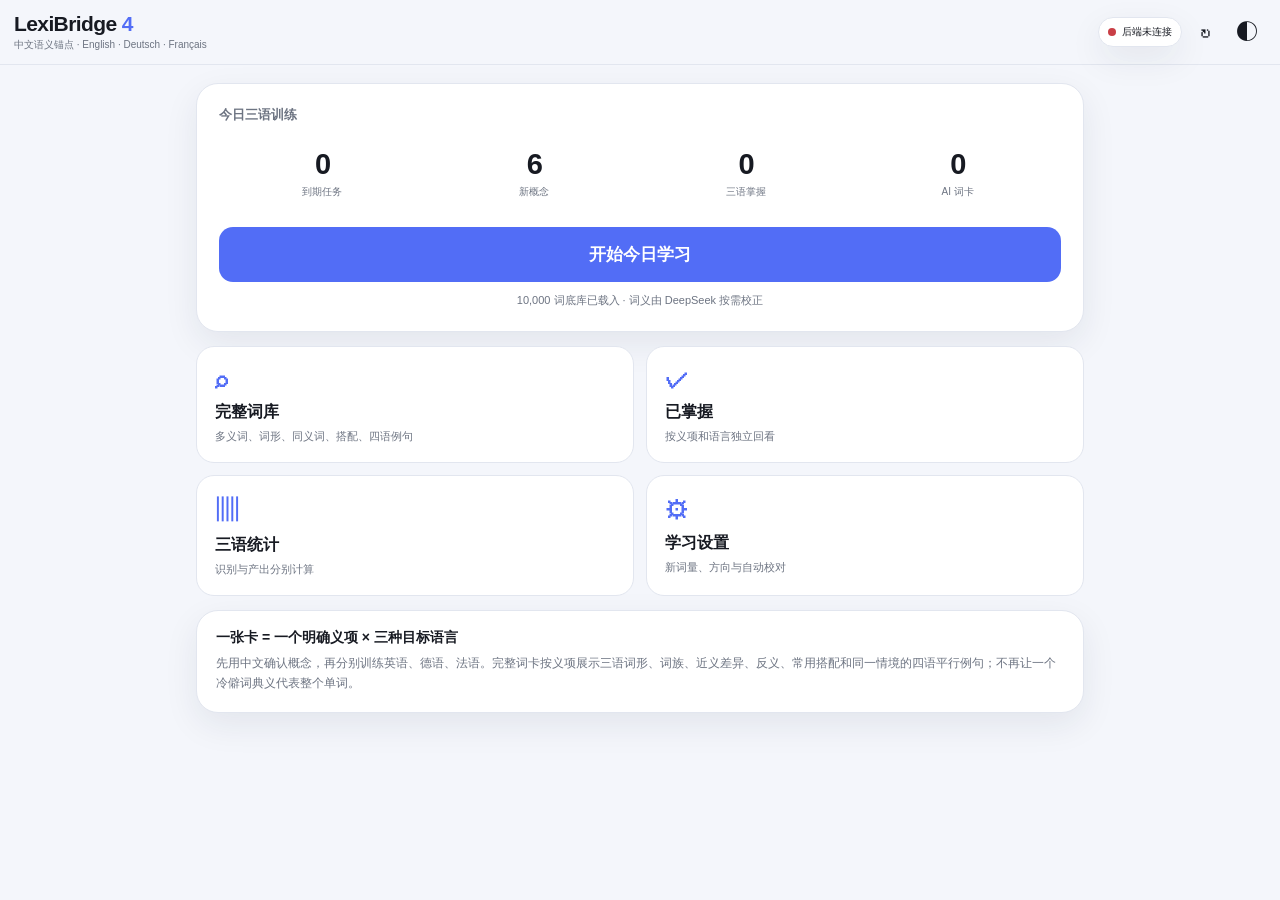
<file: index.html>
<!doctype html>
<html lang="zh-CN">
<head>
<meta charset="utf-8">
<meta name="viewport" content="width=device-width,initial-scale=1,viewport-fit=cover">
<meta name="theme-color" content="#f4f6fb">
<meta name="apple-mobile-web-app-capable" content="yes">
<meta name="apple-mobile-web-app-status-bar-style" content="default">
<meta name="apple-mobile-web-app-title" content="LexiBridge">
<meta name="format-detection" content="telephone=no">
<title>LexiBridge 4 · 英德法概念词汇</title>
<link rel="manifest" href="manifest.webmanifest">
<link rel="stylesheet" href="styles.css?v=12">
</head>
<body>
<div id="app">
<header class="topbar">
  <button class="brandButton" type="button" data-view="homeView"><span class="brand">LexiBridge <b>4</b></span><span class="subtitle">中文语义锚点 · English · Deutsch · Français</span></button>
  <div class="topActions"><button class="backendPill" id="backendPill" type="button"><i></i><span id="backendText">DeepSeek 检查中</span></button><button class="iconbtn" id="updateBtn" type="button">↻</button><button class="iconbtn" id="themeBtn" type="button">◐</button></div>
</header>

<main>
<section id="homeView" class="view active">
  <div class="hero card"><div class="eyebrow">今日三语训练</div><div class="metricRow"><button class="metric" data-open-status="due"><strong id="todayDue">—</strong><span>到期任务</span></button><button class="metric" data-open-status="new"><strong id="todayNew">—</strong><span>新概念</span></button><button class="metric" data-open-status="mastered"><strong id="mastered">—</strong><span>三语掌握</span></button><button class="metric" data-open-status="rich"><strong id="richCount">—</strong><span>AI 词卡</span></button></div><button class="primary big" id="startBtn" type="button" disabled>开始今日学习</button><div class="buildState" id="buildState">正在读取 10,000 词库…</div></div>
  <div class="grid2"><button class="navcard" data-view="browseView"><b>⌕</b><span>完整词库</span><small>多义词、词形、同义词、搭配、四语例句</small></button><button class="navcard" data-open-status="mastered"><b>✓</b><span>已掌握</span><small>按义项和语言独立回看</small></button><button class="navcard" data-view="statsView"><b>▥</b><span>三语统计</span><small>识别与产出分别计算</small></button><button class="navcard" data-view="settingsView"><b>⚙</b><span>学习设置</span><small>新词量、方向与自动校对</small></button></div>
  <div class="card principleCard"><h2>一张卡 = 一个明确义项 × 三种目标语言</h2><p>先用中文确认概念，再分别训练英语、德语、法语。完整词卡按义项展示三语词形、词族、近义差异、反义、常用搭配和同一情境的四语平行例句；不再让一个冷僻词典义代表整个单词。</p></div>
</section>

<section id="studyView" class="view">
  <div class="studyHead"><button class="back" data-view="homeView">‹</button><div><b id="studyProgress">0 / 0</b><small id="queueLabel">今日队列</small></div><button class="textbtn" id="endStudy">结束</button></div><div class="progress"><i id="progressBar"></i></div>
  <article class="wordcard"><div class="badges"><span id="bandBadge"></span><span id="posBadge"></span><span id="langBadge"></span><span id="directionBadge"></span><span id="statusBadge"></span></div><div class="cueBlock"><small id="cueLabel">请回忆</small><h1 id="studyCue">—</h1><button class="speak" id="studySpeakBtn">🔊</button></div><p class="prompt" id="recallPrompt">先独立回忆，再显示答案。</p><div class="loaderBox hidden" id="studyLoader"><span class="spinner"></span><span>正在分析常用义项…</span></div><button class="primary reveal" id="revealBtn">显示答案</button>
    <div id="answer" class="answer hidden"><div class="answerHead"><div><small>目标答案</small><h2 id="targetAnswer">—</h2></div><button class="speakPill" id="answerSpeakBtn">🔊 朗读</button></div><div class="studySense" id="studySense"></div><div class="studyPreview" id="studyPreview"></div><button class="linkButton" id="openStudyDetail">打开完整四语词卡</button><div class="rating"><button data-rate="again"><b>忘记</b><small>10 分钟</small></button><button data-rate="hard"><b>困难</b><small>短间隔</small></button><button data-rate="good"><b>记得</b><small>正常间隔</small></button><button data-rate="easy"><b>熟练</b><small>长间隔</small></button></div><button class="secondary full" id="knownCurrent" title="只标记当前显示的这个词；其他语言仍独立学习">这个词我认识</button></div>
  </article>
</section>

<section id="browseView" class="view">
  <div class="sectionHead"><button class="back" data-view="homeView">‹</button><h1>完整词库</h1><button class="textbtn" id="resetFilters">重置</button></div><div class="searchShell"><span>⌕</span><input id="searchInput" class="search" inputmode="search" autocomplete="off" autocapitalize="none" spellcheck="false" placeholder="搜索单词、变形、中文、德语或法语"><button id="clearSearch">×</button></div><p class="searchHelp">支持词形还原，例如 contaminated → contaminate。词库外的英文词也可直接交给 DeepSeek 建卡。</p>
  <div class="filterScroller"><button class="chip active" data-band="all">全部</button><button class="chip" data-band="core">核心</button><button class="chip" data-band="upper">中高级</button><button class="chip" data-band="academic">学术</button><button class="chip" data-band="advanced">高级</button></div><div class="filterRow"><label>状态<select id="statusFilter"><option value="all">全部状态</option><option value="new">未学习</option><option value="learning">学习中</option><option value="due">有到期任务</option><option value="mastered">三语已掌握</option><option value="partial">部分语言已掌握</option><option value="rich">已有 AI 词卡</option><option value="favorite">收藏</option></select></label><label>词性<select id="posFilter"><option value="all">全部词性</option><option value="noun">名词</option><option value="verb">动词</option><option value="adjective">形容词</option><option value="adverb">副词</option></select></label><label>排序<select id="sortFilter"><option value="relevance">相关度</option><option value="rank">词频序</option><option value="alpha">字母序</option><option value="recent">最近学习</option></select></label></div><div class="resultMeta"><span id="resultSummary">正在准备词库…</span><button class="linkButton inline" id="jumpRankBtn">跳到序号</button></div><div id="directLookup"></div><div id="searchResults" class="results"></div><nav class="pager" id="pager"><button class="secondary" id="prevPage">上一页</button><button class="pageInfo" id="pageInfo">第 1 / 1 页</button><button class="secondary" id="nextPage">下一页</button></nav>
</section>

<section id="statsView" class="view"><div class="sectionHead"><button class="back" data-view="homeView">‹</button><h1>三语学习统计</h1><span></span></div><div id="languageStats" class="languageStats"></div><div class="card chartCard"><h2>未来 7 天到期任务</h2><div id="forecast" class="forecast"></div></div><div class="card listCard"><h2>最近学习</h2><div id="recentList" class="miniList"></div></div></section>

<section id="settingsView" class="view"><div class="sectionHead"><button class="back" data-view="homeView">‹</button><h1>设置</h1><span></span></div><div class="card settings"><h2>间隔学习</h2><label>每天新概念 <input id="dailyNew" type="number" min="0" max="30"></label><label>每天最多到期任务 <input id="reviewCap" type="number" min="10" max="300"></label><label>新词起点 <select id="startBand"><option value="1">完整 10,000</option><option value="2501">从中高级 2,501 开始</option><option value="5001">从学术 5,001 开始</option><option value="8001">从高级 8,001 开始</option></select></label><label>训练语言 <select id="languageMode"><option value="all">英语＋德语＋法语</option><option value="en">只训练英语</option><option value="de">只训练德语</option><option value="fr">只训练法语</option></select></label><label>回忆方向 <select id="directionMode"><option value="adaptive">自适应：先识别、后产出</option><option value="production">中文 → 目标语言</option><option value="recognition">目标语言 → 中文</option><option value="alternate">识别 / 产出轮换</option></select></label><label>掌握成功次数 <input id="masterReps" type="number" min="3" max="20"></label><label>掌握长期间隔（天） <input id="masterDays" type="number" min="14" max="180"></label><label>每页显示 <select id="pageSize"><option value="40">40</option><option value="80">80</option><option value="120">120</option></select></label><label class="toggleLabel"><span>详细义项生成后自动 DeepSeek 二次校对</span><input id="autoReview" type="checkbox"></label><button class="primary full" id="saveSettings">保存设置</button><p class="settingNote">V4 Flash 负责低成本义项分析与初稿；V4 Pro 只负责最终词典终审。生成与终审均按义项缓存，只为真正打开或学习的内容付费。</p></div><div class="card settings"><h2>数据</h2><button class="secondary full" id="exportBtn">导出学习记录</button><label class="secondary full fileLabel">导入学习记录<input id="importInput" type="file" accept="application/json"></label><button class="danger full" id="resetBtn">清空学习记录</button></div></section>
</main>

<div class="dialogBackdrop hidden" id="detailBackdrop"><section class="detailDialog" role="dialog" aria-modal="true"><header class="detailHeader"><button class="iconbtn" id="closeDetail">×</button><div><small>多义项四语学习词卡</small><h1 id="detailWord">—</h1></div><button class="iconbtn" id="favoriteBtn">☆</button></header><div class="detailScroll"><div class="badges" id="detailBadges"></div><div id="detailLoading" class="loaderBox"><span class="spinner"></span><span>DeepSeek 正在分析常用义项…</span></div><div id="detailError" class="errorBox hidden"></div><div id="analysisBox" class="hidden"><div id="wordNotes" class="wordNotes"></div><div id="senseTabs" class="senseTabs"></div><section class="senseHero"><div><small id="senseFreq"></small><h2 id="senseZh">—</h2><p id="senseExplain"></p><p id="senseMeta"></p></div></section><div id="headwordGrid" class="headwordGrid"></div><div id="senseContexts" class="contextChips"></div><div class="senseToolbar"><button class="primary" id="loadSenseBtn">生成此义项完整学习包</button><button class="secondary" id="addSenseStudyBtn">加入此义项复习</button></div><div id="sensePack" class="hidden"><section class="richSection"><div class="blockTitle"><h2>三语词形与语法</h2><span id="auditBadge"></span></div><div id="formsGrid" class="formColumns"></div></section><section class="richSection"><div class="blockTitle"><h2>词族与派生</h2><span>按语义功能四语对照</span></div><div id="familiesTable" class="alignedTable"></div></section><section class="richSection"><div class="blockTitle"><h2>同义 / 近义表达与差异</h2><span>不把近义词硬当同义词</span></div><div id="synonymsTable" class="alignedTable"></div></section><section class="richSection"><div class="blockTitle"><h2>反义 / 对立表达</h2><span>同一语义轴</span></div><div id="antonymsTable" class="alignedTable"></div></section><section class="richSection"><div class="blockTitle"><h2>高置信度核心搭配</h2><button class="linkButton inline" id="expandCollocationsBtn">继续扩展</button></div><div id="collocationsTable" class="alignedTable"></div></section><section class="richSection"><div class="blockTitle"><h2>四语平行例句</h2><button class="linkButton inline" id="expandExamplesBtn">继续扩展</button></div><div id="examplesDeck" class="exampleDeck"></div></section><section class="richSection"><div class="blockTitle"><h2>易混点与使用限制</h2><button class="linkButton inline" id="reviewPackBtn">DeepSeek 二次校对</button></div><div id="usageNotes" class="noteList"></div></section></div></div><section class="progressPanel"><h2>当前义项学习记录</h2><div id="detailProgress"></div></section></div></section></div>
<div class="toast" id="toast"></div>
</div>
<script src="vocab/meta.js?v=12"></script>
<script src="vocab/part-00.js?v=12"></script><script src="vocab/part-01.js?v=12"></script><script src="vocab/part-02.js?v=12"></script><script src="vocab/part-03.js?v=12"></script><script src="vocab/part-04.js?v=12"></script><script src="vocab/part-05.js?v=12"></script><script src="vocab/part-06.js?v=12"></script><script src="vocab/part-07.js?v=12"></script><script src="vocab/part-08.js?v=12"></script><script src="vocab/part-09.js?v=12"></script>
<script src="app.js?v=12"></script>
</body>
</html>
</file>
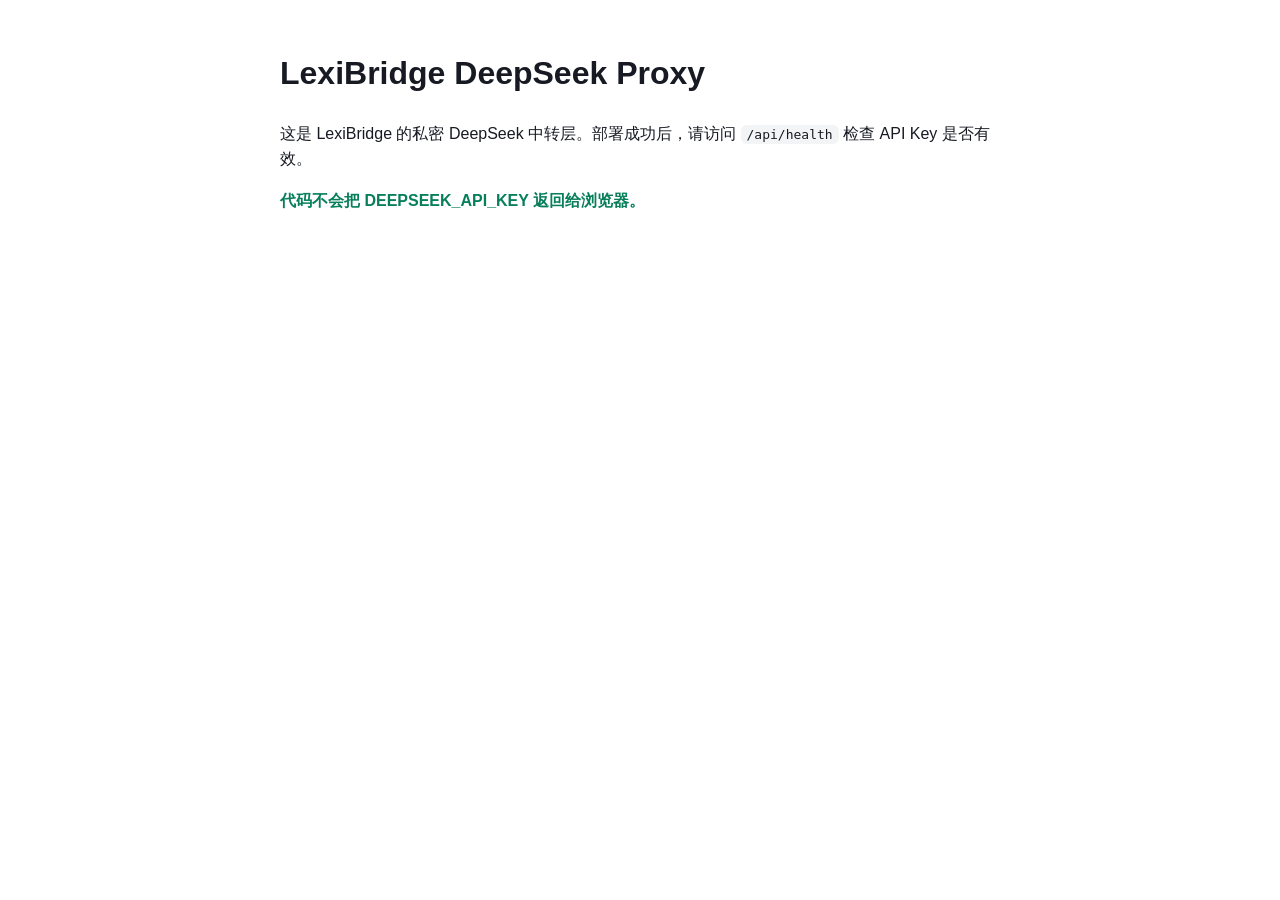
<file: vercel-proxy/index.html>
<!doctype html><html lang="zh-CN"><meta charset="utf-8"><meta name="viewport" content="width=device-width,initial-scale=1"><title>LexiBridge DeepSeek Proxy</title><style>body{font-family:-apple-system,BlinkMacSystemFont,"Segoe UI",sans-serif;max-width:720px;margin:48px auto;padding:0 20px;line-height:1.6;color:#171a22}code{background:#f3f4f6;padding:2px 6px;border-radius:6px}.ok{color:#087f5b;font-weight:700}</style><h1>LexiBridge DeepSeek Proxy</h1><p>这是 LexiBridge 的私密 DeepSeek 中转层。部署成功后，请访问 <code>/api/health</code> 检查 API Key 是否有效。</p><p class="ok">代码不会把 DEEPSEEK_API_KEY 返回给浏览器。</p></html>
</file>
<file: styles.css>
:root{--bg:#f4f6fb;--panel:#fff;--panel2:#f8f9fd;--text:#171a22;--muted:#6d7482;--line:#e2e6ef;--accent:#526df6;--accent2:#edf0ff;--good:#087f5b;--good2:#e6f7f1;--warn:#a66200;--warn2:#fff4d9;--danger:#c93f46;--danger2:#ffecef;--shadow:0 12px 34px rgba(25,34,65,.08);font-family:-apple-system,BlinkMacSystemFont,"SF Pro Text","PingFang SC","Segoe UI",sans-serif;color-scheme:light}:root[data-theme=dark]{--bg:#0e1117;--panel:#171b24;--panel2:#111620;--text:#f4f6fb;--muted:#9ba4b4;--line:#2c3443;--accent:#8798ff;--accent2:#222b4e;--good:#61d6ac;--good2:#15372d;--warn:#ffc35b;--warn2:#3a2d16;--danger:#ff8b92;--danger2:#3a2025;--shadow:none;color-scheme:dark}*{box-sizing:border-box}html{scroll-behavior:smooth}body{margin:0;background:var(--bg);color:var(--text);min-height:100vh;-webkit-tap-highlight-color:transparent}button,input,select{font:inherit}button{cursor:pointer;color:inherit}button:disabled{opacity:.48;cursor:not-allowed}.hidden{display:none!important}.muted{color:var(--muted)}.topbar{position:sticky;top:0;z-index:30;padding:calc(12px + env(safe-area-inset-top)) max(14px,env(safe-area-inset-right)) 12px max(14px,env(safe-area-inset-left));display:flex;align-items:center;justify-content:space-between;gap:10px;background:color-mix(in srgb,var(--bg) 88%,transparent);backdrop-filter:blur(22px);-webkit-backdrop-filter:blur(22px);border-bottom:1px solid var(--line)}.brandButton{border:0;background:none;text-align:left;padding:0;min-width:0}.brand{display:block;font-size:21px;font-weight:850;letter-spacing:-.6px;white-space:nowrap}.brand b{color:var(--accent)}.subtitle{display:block;font-size:10px;color:var(--muted);margin-top:2px;white-space:nowrap;overflow:hidden;text-overflow:ellipsis}.topActions{display:flex;align-items:center;gap:4px;flex-shrink:0}.iconbtn{border:0;background:transparent;font-size:22px;width:38px;height:38px;border-radius:50%}.backendPill{border:1px solid var(--line);background:var(--panel);border-radius:999px;padding:7px 9px;display:flex;align-items:center;gap:6px;font-size:10px;box-shadow:var(--shadow)}.backendPill i{width:8px;height:8px;border-radius:50%;background:var(--muted)}.backendPill.ready i{background:var(--good)}.backendPill.bad i{background:var(--danger)}.view{display:none;max-width:920px;margin:auto;padding:18px 16px calc(36px + env(safe-area-inset-bottom))}.view.active{display:block}.card,.wordcard,.resultCard,.detailDialog{background:var(--panel);border:1px solid var(--line);box-shadow:var(--shadow)}.card,.wordcard{border-radius:22px}.hero{padding:22px}.eyebrow{font-size:13px;color:var(--muted);font-weight:750}.metricRow{display:grid;grid-template-columns:repeat(4,1fr);gap:5px;margin:17px 0 21px}.metric{border:0;background:transparent;border-radius:14px;padding:7px 2px}.metric:active{background:var(--accent2)}.metric strong{display:block;font-size:29px;letter-spacing:-1.3px}.metric span{font-size:10px;color:var(--muted);line-height:1.25}.primary,.secondary,.danger{border:0;border-radius:14px;padding:13px 16px;font-weight:760}.primary{background:var(--accent);color:#fff}.secondary{background:var(--accent2);color:var(--text)}.danger{background:var(--danger2);color:var(--danger)}.big{width:100%;font-size:17px;padding:16px}.full{width:100%;margin-top:10px}.buildState{font-size:11px;color:var(--muted);text-align:center;margin-top:10px;line-height:1.5}.grid2{display:grid;grid-template-columns:1fr 1fr;gap:12px;margin:14px 0}.navcard{background:var(--panel);border:1px solid var(--line);border-radius:18px;padding:18px;text-align:left;min-height:112px}.navcard:active{transform:scale(.985)}.navcard b{display:block;font-size:24px;color:var(--accent)}.navcard span{display:block;font-weight:820;margin:9px 0 3px}.navcard small{color:var(--muted);font-size:11px;line-height:1.4}.principleCard{padding:18px 19px}.principleCard h2,.chartCard h2,.listCard h2,.settings h2,.richSection h2,.progressPanel h2{font-size:14px;margin:0 0 7px}.principleCard p,.settingNote{font-size:12px;color:var(--muted);line-height:1.65;margin:0}.studyHead,.sectionHead{display:grid;grid-template-columns:52px 1fr 52px;align-items:center;margin-bottom:10px}.studyHead>div,.sectionHead h1{text-align:center}.sectionHead h1{font-size:19px;margin:0}.studyHead small{display:block;color:var(--muted);font-size:11px}.back,.textbtn,.speak{border:0;background:transparent}.back{font-size:38px;text-align:left;padding:0;height:44px}.textbtn{font-size:13px;color:var(--accent);padding:8px 0}.progress{height:4px;background:var(--line);border-radius:4px;overflow:hidden;margin-bottom:14px}.progress i{display:block;height:100%;background:var(--accent);transition:.25s}.wordcard{padding:24px 20px}.badges{display:flex;gap:7px;flex-wrap:wrap}.badges span,.rank{font-size:10px;padding:5px 8px;border-radius:999px;background:var(--accent2);color:var(--muted)}.cueBlock{text-align:center;margin:23px 0 8px}.cueBlock small{font-size:11px;color:var(--muted);font-weight:800;text-transform:uppercase;letter-spacing:.08em}.cueBlock h1{font-size:42px;line-height:1.08;margin:9px 0 5px;letter-spacing:-1.5px;overflow-wrap:anywhere}.speak{font-size:20px}.prompt{text-align:center;color:var(--muted);font-size:14px;line-height:1.65;margin:14px auto 24px;max-width:560px}.reveal{display:block;margin:auto;min-width:190px}.loaderBox{border:1px solid var(--line);border-radius:14px;padding:13px;background:var(--panel2);display:flex;align-items:center;justify-content:center;gap:9px;color:var(--muted);font-size:12px}.spinner{width:16px;height:16px;border:2px solid var(--line);border-top-color:var(--accent);border-radius:50%;animation:spin .75s linear infinite}@keyframes spin{to{transform:rotate(360deg)}}.answerHead{display:flex;align-items:center;justify-content:space-between;gap:12px;margin-top:20px;padding:15px;border:1px solid var(--line);border-radius:16px;background:var(--panel2)}.answerHead small{font-size:9px;color:var(--muted)}.answerHead h2{font-size:27px;margin:3px 0 0}.speakPill{border:1px solid var(--line);background:var(--panel);border-radius:999px;padding:8px 11px;white-space:nowrap;font-size:11px}.studySense{margin-top:10px;padding:13px;border:1px solid var(--line);border-radius:15px}.studySense small{color:var(--muted);font-size:9px}.studySense b{display:block;font-size:18px;margin:4px 0}.studySense p{margin:0;color:var(--muted);font-size:12px;line-height:1.6}.studyPreview{margin-top:10px}.miniPreview{border:1px solid var(--line);border-radius:15px;padding:12px;background:var(--panel2)}.miniPreview p{margin:6px 0;font-size:12px;line-height:1.55}.miniPreview span{color:var(--muted)}.linkButton{border:0;background:none;color:var(--accent);font-size:12px;padding:11px 0;text-align:left}.linkButton.inline{padding:0}.rating{display:grid;grid-template-columns:repeat(4,1fr);gap:6px;margin-top:13px}.rating button{border:1px solid var(--line);background:var(--panel2);border-radius:13px;padding:10px 3px}.rating b{display:block;font-size:12px}.rating small{display:block;color:var(--muted);font-size:9px;margin-top:3px}.searchShell{display:grid;grid-template-columns:24px 1fr 34px;align-items:center;border:1px solid var(--line);border-radius:16px;background:var(--panel);padding:0 8px 0 13px;box-shadow:var(--shadow)}.searchShell>span{color:var(--muted);font-size:20px}.search{width:100%;border:0;background:transparent;color:var(--text);padding:14px 6px;outline:none}.searchShell>button{border:0;background:transparent;color:var(--muted);font-size:22px;height:38px}.searchHelp{margin:7px 3px 0;color:var(--muted);font-size:10px;line-height:1.5}.filterScroller{display:flex;gap:7px;overflow:auto;padding:12px 0 9px;scrollbar-width:none}.chip{white-space:nowrap;border:1px solid var(--line);background:var(--panel);color:var(--muted);border-radius:999px;padding:8px 12px;font-size:12px}.chip.active{background:var(--accent);color:#fff;border-color:var(--accent)}.filterRow{display:grid;grid-template-columns:repeat(3,1fr);gap:8px}.filterRow label{font-size:9px;color:var(--muted)}.filterRow select{display:block;width:100%;margin-top:4px;border:1px solid var(--line);background:var(--panel);color:var(--text);border-radius:11px;padding:9px 7px;font-size:11px}.resultMeta{display:flex;align-items:center;justify-content:space-between;gap:12px;margin:14px 2px 8px;color:var(--muted);font-size:11px}.results{display:grid;gap:9px}.resultCard{width:100%;border-radius:18px;padding:14px 15px;text-align:left;display:grid;grid-template-columns:minmax(0,1fr) minmax(0,1.2fr);gap:12px}.resultCard strong{font-size:19px;margin-left:6px}.resultCard small{display:block;color:var(--muted);font-size:10px;margin-top:6px}.langs{display:grid;gap:4px;font-size:12px;align-content:center}.langs span{overflow:hidden;text-overflow:ellipsis;white-space:nowrap}.directLookup{width:100%;border:1px dashed var(--accent);background:var(--accent2);border-radius:16px;padding:14px;text-align:left;margin-bottom:9px}.directLookup b,.directLookup span{display:block}.directLookup span{font-size:10px;color:var(--muted);margin-top:4px}.empty{text-align:center;color:var(--muted);padding:36px 10px}.empty.small{padding:18px}.pager{display:grid;grid-template-columns:1fr auto 1fr;align-items:center;gap:10px;margin:14px 0 22px}.pager .secondary:first-child{justify-self:start}.pager .secondary:last-child{justify-self:end}.pageInfo{border:0;background:transparent;color:var(--muted);font-size:12px;padding:10px}.languageStats{display:grid;grid-template-columns:repeat(3,1fr);gap:10px;margin-bottom:12px}.langStat{padding:18px;border-radius:18px;display:grid;grid-template-columns:repeat(3,1fr);gap:8px}.langStat header{grid-column:1/-1;display:flex;justify-content:space-between;align-items:center}.langStat h2{font-size:15px;margin:0}.langStat>div{text-align:center;background:var(--panel2);border-radius:11px;padding:9px}.langStat b{display:block;font-size:21px}.langStat small{font-size:9px;color:var(--muted)}.chartCard,.listCard{padding:18px;margin-bottom:12px}.forecast{height:180px;display:grid;grid-template-columns:repeat(7,1fr);gap:7px;align-items:end}.forecast div{height:150px;display:flex;flex-direction:column;justify-content:flex-end;align-items:center;gap:4px}.forecast i{width:70%;background:var(--accent);border-radius:8px 8px 3px 3px;min-height:5px}.forecast b{font-size:10px}.forecast span{font-size:9px;color:var(--muted)}.miniList{display:grid}.miniItem{border:0;background:transparent;padding:11px 0;border-bottom:1px solid var(--line);display:flex;justify-content:space-between;text-align:left}.miniItem span{font-size:10px;color:var(--muted)}.settings{padding:18px;margin-bottom:12px}.settings>label:not(.fileLabel):not(.toggleLabel){display:flex;align-items:center;justify-content:space-between;gap:12px;padding:11px 0;border-bottom:1px solid var(--line);font-size:13px}.settings input[type=number],.settings select{max-width:190px;border:1px solid var(--line);background:var(--panel2);color:var(--text);border-radius:9px;padding:8px}.toggleLabel{display:flex;align-items:center;justify-content:space-between;gap:12px;padding:11px 0;border-bottom:1px solid var(--line);font-size:13px}.toggleLabel input{width:20px;height:20px;accent-color:var(--accent)}.fileLabel{display:block;text-align:center;position:relative}.fileLabel input{position:absolute;opacity:0;inset:0;width:100%}.dialogBackdrop{position:fixed;inset:0;z-index:90;background:rgba(6,9,16,.55);display:flex;align-items:flex-end;justify-content:center;padding-top:env(safe-area-inset-top)}.detailDialog{width:min(840px,100%);height:min(94vh,980px);border-radius:26px 26px 0 0;overflow:hidden;display:flex;flex-direction:column}.detailHeader{display:grid;grid-template-columns:48px 1fr 48px;align-items:center;padding:11px 12px;border-bottom:1px solid var(--line);background:var(--panel)}.detailHeader>div{text-align:center}.detailHeader small{font-size:9px;color:var(--muted)}.detailHeader h1{font-size:24px;margin:1px 0}.detailScroll{overflow:auto;padding:15px 16px calc(28px + env(safe-area-inset-bottom))}.errorBox{border:1px solid var(--danger);background:var(--danger2);border-radius:16px;padding:14px}.errorBox p{font-size:12px}.wordNotes{font-size:11px;color:var(--muted);line-height:1.6;margin:10px 0}.senseTabs{display:flex;gap:8px;overflow:auto;padding:6px 0 10px}.senseTab{min-width:150px;border:1px solid var(--line);background:var(--panel2);border-radius:15px;padding:10px;text-align:left}.senseTab.active{border-color:var(--accent);background:var(--accent2)}.senseTab b{display:inline-grid;place-items:center;width:20px;height:20px;border-radius:50%;background:var(--accent);color:#fff;font-size:10px}.senseTab span,.senseTab small{display:block}.senseTab span{font-weight:800;margin-top:5px}.senseTab small{color:var(--muted);font-size:9px;margin-top:2px}.senseHero{border:1px solid var(--line);border-radius:18px;padding:15px;background:var(--panel2)}.senseHero small{color:var(--accent);font-weight:800}.senseHero h2{font-size:23px;margin:5px 0}.senseHero p{font-size:12px;color:var(--muted);line-height:1.65;margin:5px 0}.headwordGrid{display:grid;grid-template-columns:repeat(3,1fr);gap:9px;margin-top:10px}.headword{position:relative;border:1px solid var(--line);border-radius:16px;padding:13px;background:var(--panel)}.headword small{font-size:9px;color:var(--muted)}.headword b{display:block;font-size:18px;margin:4px 0}.headword p,.headword em{display:block;font-size:10px;color:var(--muted);font-style:normal;line-height:1.45;margin:4px 0}.headword .miniSpeak{position:absolute;right:7px;top:7px;border:0;background:transparent}.contextChips{display:flex;gap:6px;overflow:auto;padding:10px 0}.contextChips span{white-space:nowrap;border-radius:999px;background:var(--accent2);padding:7px 10px;font-size:10px;color:var(--muted)}.senseToolbar{display:grid;grid-template-columns:1fr 1fr;gap:8px;margin:4px 0 10px}.richSection,.progressPanel{border:1px solid var(--line);border-radius:17px;padding:14px;margin-top:11px}.blockTitle{display:flex;justify-content:space-between;align-items:center;gap:8px}.blockTitle span{font-size:9px;color:var(--muted)}.formColumns{display:grid;grid-template-columns:repeat(3,1fr);gap:8px;margin-top:10px}.formCol{border:1px solid var(--line);border-radius:14px;padding:11px;background:var(--panel2)}.formCol h3{font-size:11px;color:var(--accent);margin:0 0 6px}.formCol>b{font-size:16px}.grammar{font-size:10px;color:var(--muted)}.formCol p{margin:6px 0;padding-top:5px;border-top:1px solid var(--line)}.formCol p small,.formCol p span,.formCol p em{display:block}.formCol p small,.formCol p em{font-size:9px;color:var(--muted);font-style:normal}.alignedTable{margin-top:10px;overflow:auto}.alignedHeader,.alignedRow{display:grid;grid-template-columns:1.2fr 1fr 1fr 1fr;gap:7px;min-width:620px}.alignedHeader{font-size:9px;color:var(--muted);padding:0 8px 6px}.alignedRow{border-top:1px solid var(--line);padding:9px 8px;font-size:11px;line-height:1.5}.alignedRow div b,.alignedRow div span,.alignedRow div em{display:block}.alignedRow div b{font-size:11px}.alignedRow div span,.alignedRow div em{font-size:10px;color:var(--muted);font-style:normal}.alignedRow small{grid-column:1/-1;color:var(--muted);font-size:9px}.exampleDeck{display:grid;gap:9px;margin-top:10px}.exampleCard{border:1px solid var(--line);border-radius:14px;padding:11px;background:var(--panel2)}.exampleCard header{display:flex;justify-content:space-between;gap:8px}.exampleCard header b{font-size:11px}.exampleCard header span{font-size:9px;color:var(--muted)}.exampleCard p{display:grid;grid-template-columns:28px 1fr;gap:7px;margin:7px 0;font-size:11px;line-height:1.55}.exampleCard p b{color:var(--accent)}.noteList p{font-size:11px;line-height:1.6;border-bottom:1px solid var(--line);padding:8px 0;margin:0}.noteList p:last-child{border-bottom:0}.trackRow{display:grid;grid-template-columns:38px 1fr auto;gap:8px;align-items:center;padding:8px 0;border-bottom:1px solid var(--line)}.trackRow:last-child{border-bottom:0}.trackRow b{color:var(--accent)}.trackRow span{font-size:11px}.trackRow small{font-size:9px;color:var(--muted)}.toast{position:fixed;left:50%;bottom:calc(24px + env(safe-area-inset-bottom));transform:translate(-50%,20px);background:#111827;color:#fff;padding:10px 15px;border-radius:999px;font-size:12px;opacity:0;pointer-events:none;transition:.2s;z-index:120;max-width:92%;text-align:center}.toast.show{opacity:1;transform:translate(-50%,0)}@media(min-width:760px){.dialogBackdrop{align-items:center;padding:20px}.detailDialog{border-radius:26px;height:min(90vh,920px)}}@media(max-width:620px){.view{padding-left:12px;padding-right:12px}.metric strong{font-size:25px}.metric span{font-size:9px}.wordcard{padding:20px 14px}.cueBlock h1{font-size:36px}.resultCard{grid-template-columns:1fr}.headwordGrid,.formColumns{grid-template-columns:1fr}.languageStats{grid-template-columns:1fr}.alignedHeader,.alignedRow{min-width:560px}.senseToolbar{grid-template-columns:1fr}.topbar{align-items:flex-start}.backendPill span{display:none}.backendPill{padding:9px}.subtitle{max-width:230px}}
.mediumEvidence{margin-top:10px;border-top:1px dashed var(--line);padding-top:9px}.mediumEvidence summary{cursor:pointer;color:var(--muted);font-size:10px;line-height:1.5}.mediumEvidence[open] summary{margin-bottom:8px}

.rating button:disabled,#knownCurrent:disabled{pointer-events:none;opacity:.45}
</file>
